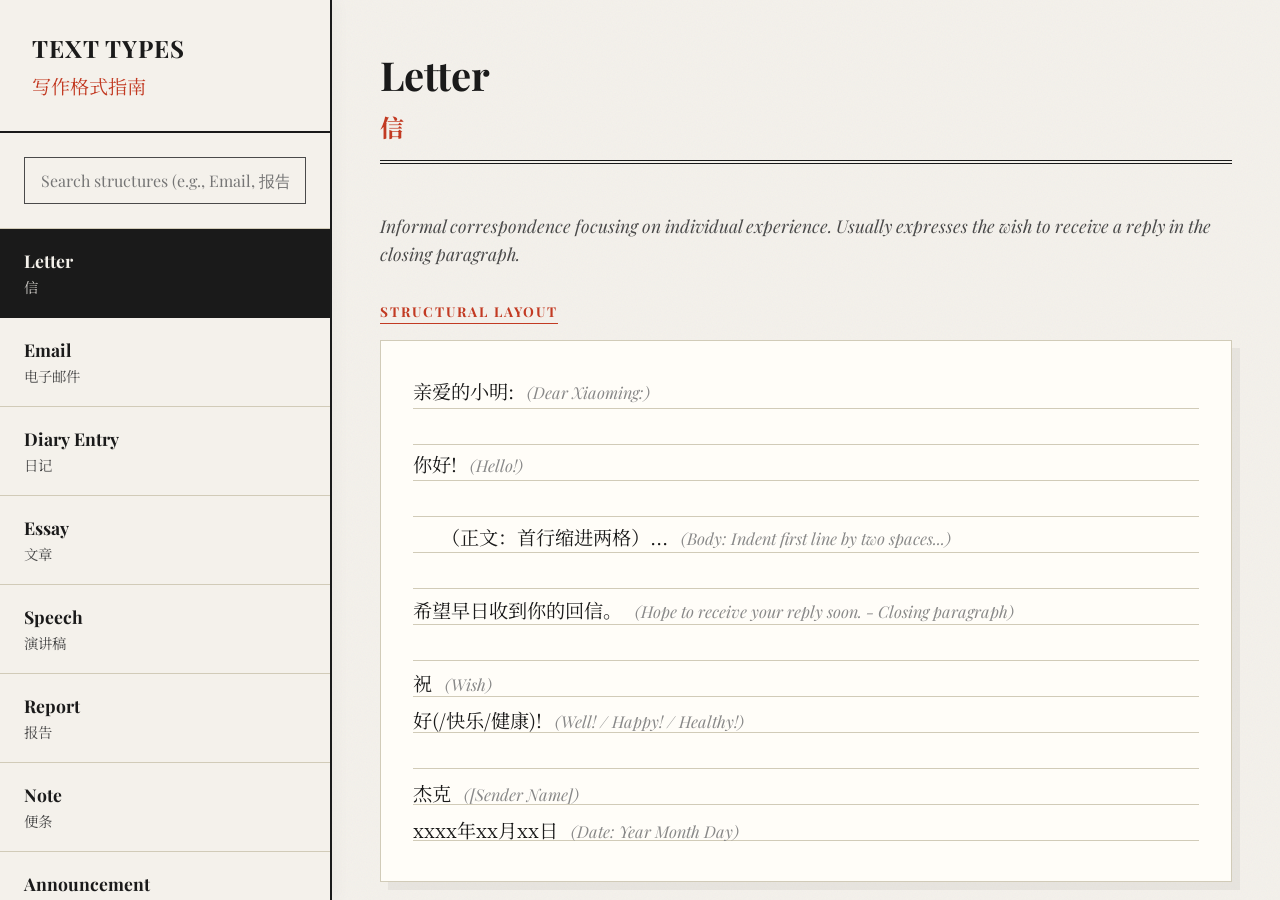
<file: TextTypes.html>
<!DOCTYPE html>
<html lang="en">
<head>
    <meta charset="UTF-8">
    <meta name="viewport" content="width=device-width, initial-scale=1.0">
    <title>Chinese Text Types Reference</title>
    <link href="https://fonts.googleapis.com/css2?family=Noto+Serif+SC:wght@400;700&family=Playfair+Display:ital,wght@0,400;0,700;1,400&display=swap" rel="stylesheet">
    <style>
        :root {
            --bg-color: #f4f1eb;
            --paper-color: #fffdf8;
            --ink-black: #1a1a1a;
            --ink-light: #4a4a4a;
            --vermilion: #c23a22;
            --border-color: #d1cbb8;
            --line-height: 36px;
        }

        * {
            box-sizing: border-box;
            margin: 0;
            padding: 0;
        }

        body {
            font-family: 'Playfair Display', serif;
            background-color: var(--bg-color);
            color: var(--ink-black);
            height: 100vh;
            display: flex;
            overflow: hidden;
            background-image: url("data:image/svg+xml,%3Csvg width='100' height='100' viewBox='0 0 100 100' xmlns='http://www.w3.org/2000/svg'%3E%3Cfilter id='noise'%3E%3CfeTurbulence type='fractalNoise' baseFrequency='0.8' numOctaves='4' stitchTiles='stitch'/%3E%3C/filter%3E%3Crect width='100' height='100' filter='url(%23noise)' opacity='0.05'/%3E%3C/svg%3E");
        }

        /* Sidebar Layout */
        .sidebar {
            width: 350px;
            background-color: var(--bg-color);
            border-right: 2px solid var(--ink-black);
            display: flex;
            flex-direction: column;
            z-index: 10;
            box-shadow: 5px 0 15px rgba(0,0,0,0.03);
        }

        .header {
            padding: 2rem;
            border-bottom: 2px solid var(--ink-black);
        }

        .header h1 {
            font-size: 1.5rem;
            font-weight: 700;
            text-transform: uppercase;
            letter-spacing: 1px;
            margin-bottom: 0.5rem;
        }

        .header p {
            font-family: 'Noto Serif SC', serif;
            font-size: 1.2rem;
            color: var(--vermilion);
        }

        .search-container {
            padding: 1.5rem;
            border-bottom: 1px solid var(--border-color);
        }

        .search-box {
            width: 100%;
            padding: 0.75rem 1rem;
            font-family: inherit;
            font-size: 1rem;
            background: transparent;
            border: 1px solid var(--ink-light);
            border-radius: 0;
            color: var(--ink-black);
            transition: all 0.3s ease;
        }

        .search-box:focus {
            outline: none;
            border-color: var(--vermilion);
            box-shadow: 4px 4px 0px var(--vermilion);
        }

        .nav-list {
            flex-grow: 1;
            overflow-y: auto;
            list-style: none;
        }

        .nav-item {
            padding: 1.25rem 1.5rem;
            border-bottom: 1px solid var(--border-color);
            cursor: pointer;
            transition: all 0.2s ease;
            display: flex;
            flex-direction: column;
            gap: 0.25rem;
        }

        .nav-item:hover {
            background-color: rgba(194, 58, 34, 0.05);
            padding-left: 2rem;
        }

        .nav-item.active {
            background-color: var(--ink-black);
            color: var(--bg-color);
            border-color: var(--ink-black);
        }

        .nav-item.active .zh-title {
            color: var(--bg-color);
            opacity: 0.8;
        }

        .en-title {
            font-weight: 700;
            font-size: 1.1rem;
        }

        .zh-title {
            font-family: 'Noto Serif SC', serif;
            font-size: 0.9rem;
            color: var(--ink-light);
        }

        /* Main Content Area */
        .main-content {
            flex-grow: 1;
            padding: 3rem;
            overflow-y: auto;
            display: flex;
            flex-direction: column;
            align-items: center;
        }

        .manuscript-container {
            width: 100%;
            max-width: 900px;
            display: flex;
            flex-direction: column;
            gap: 2rem;
        }

        .content-header {
            border-bottom: 4px double var(--ink-black);
            padding-bottom: 1rem;
            margin-bottom: 1rem;
        }

        .content-title {
            font-size: 2.5rem;
            margin-bottom: 0.5rem;
        }

        .content-zh-title {
            font-family: 'Noto Serif SC', serif;
            color: var(--vermilion);
            font-size: 1.5rem;
        }

        .description {
            font-style: italic;
            color: var(--ink-light);
            line-height: 1.6;
            font-size: 1.1rem;
        }

        .section-label {
            font-weight: 700;
            text-transform: uppercase;
            letter-spacing: 2px;
            font-size: 0.85rem;
            color: var(--vermilion);
            margin-bottom: 1rem;
            display: inline-block;
            border-bottom: 1px solid var(--vermilion);
            padding-bottom: 0.2rem;
        }

        /* Structure Layout */
        .structure-block {
            background-color: var(--paper-color);
            border: 1px solid var(--border-color);
            padding: 2rem;
            position: relative;
            box-shadow: 8px 8px 0px rgba(0,0,0,0.05);
        }

        .manuscript-paper {
            font-family: 'Noto Serif SC', serif;
            font-size: 1.2rem;
            line-height: var(--line-height);
            white-space: pre-wrap;
            color: var(--ink-black);
            /* Simulating lined paper */
            background: repeating-linear-gradient(
                transparent,
                transparent calc(var(--line-height) - 1px),
                var(--border-color) calc(var(--line-height) - 1px),
                var(--border-color) var(--line-height)
            );
            background-attachment: local;
        }

        /* Translation Styling */
        .translation {
            color: #888888;
            font-family: 'Playfair Display', serif;
            font-size: 0.85em;
            font-style: italic;
            margin-left: 0.5rem;
            user-select: none; /* Prevents selecting the translation when copying the Chinese text */
        }

        /* Keywords Layout */
        .keywords-grid {
            display: flex;
            flex-wrap: wrap;
            gap: 1rem;
        }

        .keyword-tag {
            border: 1px solid var(--ink-black);
            padding: 0.5rem 1rem;
            font-family: 'Noto Serif SC', serif;
            font-size: 1.1rem;
            background: transparent;
            transition: all 0.3s;
            display: flex;
            align-items: center;
            gap: 0.5rem;
        }
        
        .keyword-tag:hover {
            background: var(--ink-black);
            color: var(--bg-color);
        }

        .keyword-translation {
            font-family: 'Playfair Display', serif;
            font-size: 0.9rem;
            opacity: 0.7;
            font-style: italic;
        }

        /* Custom Scrollbar */
        ::-webkit-scrollbar {
            width: 8px;
        }
        ::-webkit-scrollbar-track {
            background: var(--bg-color);
        }
        ::-webkit-scrollbar-thumb {
            background: var(--border-color);
        }
        ::-webkit-scrollbar-thumb:hover {
            background: var(--ink-light);
        }

    </style>
</head>
<body>

    <aside class="sidebar">
        <div class="header">
            <h1>Text Types</h1>
            <p>写作格式指南</p>
        </div>
        <div class="search-container">
            <input type="text" id="searchInput" class="search-box" placeholder="Search structures (e.g., Email, 报告)...">
        </div>
        <ul class="nav-list" id="navList">
            </ul>
    </aside>

    <main class="main-content">
        <div class="manuscript-container">
            <div class="content-header">
                <h2 class="content-title" id="displayEnTitle">Select a Text Type</h2>
                <h3 class="content-zh-title" id="displayZhTitle">请选择文章类型</h3>
            </div>
            
            <p class="description" id="displayDesc">Use the search bar or the list on the left to explore formatting conventions.</p>

            <div id="contentBody" style="display: none; width: 100%; flex-direction: column; gap: 2rem;">
                <div>
                    <div class="section-label">Structural Layout</div>
                    <div class="structure-block">
                        <div class="manuscript-paper" id="displayStructure"></div>
                    </div>
                </div>

                <div>
                    <div class="section-label">Essential Keywords & Phrases</div>
                    <div class="keywords-grid" id="displayKeywords">
                        </div>
                </div>
            </div>
        </div>
    </main>

    <script>
        // Data populated with inline HTML spans for greyed-out translations
        const textTypesData = [
            {
                id: 'letter',
                enTitle: 'Letter',
                zhTitle: '信',
                description: 'Informal correspondence focusing on individual experience. Usually expresses the wish to receive a reply in the closing paragraph.',
                structure: '亲爱的小明: <span class="translation">(Dear Xiaoming:)</span>\n\n你好! <span class="translation">(Hello!)</span>\n\n　　（正文：首行缩进两格）... <span class="translation">(Body: Indent first line by two spaces...)</span>\n\n希望早日收到你的回信。 <span class="translation">(Hope to receive your reply soon. - Closing paragraph)</span>\n\n祝 <span class="translation">(Wish)</span>\n好(/快乐/健康)! <span class="translation">(Well! / Happy! / Healthy!)</span>\n\n杰克 <span class="translation">([Sender Name])</span>\nxxxx年xx月xx日 <span class="translation">(Date: Year Month Day)</span>',
                keywords: [
                    { zh: '亲爱的...', en: 'Dear...' },
                    { zh: '回信', en: 'Reply' },
                    { zh: '祝好 / 健康！', en: 'Wish you well / health!' }
                ]
            },
            {
                id: 'email',
                enTitle: 'Email',
                zhTitle: '电子邮件',
                description: 'Electronic correspondence that requires specific headers including sender, recipient, subject, and date.',
                structure: '寄件人: 汪小春@hotmail.com <span class="translation">(Sender:...)</span>\n收件人: 李大伟@gmail.com <span class="translation">(Recipient:...)</span>\n主题: 话剧《西游记》 <span class="translation">(Subject: Drama "Journey to the West")</span>\n日期: 二零一二年九月十日 <span class="translation">(Date: September 10, 2012)</span>\n\n亲爱的大伟: <span class="translation">(Dear Dawei:)</span>\n\n你最近好吗? <span class="translation">(How have you been recently?)</span>\n\n　　（正文）... <span class="translation">(Body...)</span>\n\n希望你能来! <span class="translation">(Hope you can come!)</span>\n\n汪小春 <span class="translation">([Sender Name])</span>',
                keywords: [
                    { zh: '寄件人 / 收件人', en: 'Sender / Recipient' },
                    { zh: '主题 / 日期', en: 'Subject / Date' },
                    { zh: '你最近好吗？', en: 'How have you been recently?' }
                ]
            },
            {
                id: 'diary',
                enTitle: 'Diary Entry',
                zhTitle: '日记',
                description: 'A deeply personal text recounting daily events. The top line must include the date, day of the week, and weather.',
                structure: '十一月二十七日  星期三  晴 <span class="translation">(November 27th | Wednesday | Sunny)</span>\n\n　　今天是我的生日... <span class="translation">(Today is my birthday... - Indent first line by two spaces, use first-person)</span>\n　　...',
                keywords: [
                    { zh: '晴 / 阴 / 雨', en: 'Sunny / Overcast / Rain (Weather)' },
                    { zh: '星期...', en: 'Day of the week' },
                    { zh: '今天', en: 'Today' }
                ]
            },
            {
                id: 'essay',
                enTitle: 'Essay',
                zhTitle: '文章',
                description: 'Standard multi-paragraph text focusing on informing or describing a subject, such as a person or an event.',
                structure: '（标题 - 可选）我的妈妈 <span class="translation">(Title - Optional: My Mother)</span>\n\n　　我的妈妈叫玛丽,她今年四十五岁。她长得很漂亮... <span class="translation">(My mother is named Mary, she is 45 years old. She is very beautiful... - Introduction)</span>\n\n　　妈妈最近喜欢写博客... <span class="translation">(Mother recently likes writing a blog... - Body paragraph 1)</span>\n\n　　妈妈是个很热情的人... <span class="translation">(Mother is a very enthusiastic person... - Body paragraph 2)</span>\n\n　　我爱我的妈妈,我觉得她是个很不错的人。 <span class="translation">(I love my mother, I think she is a very nice person. - Conclusion)</span>',
                keywords: [
                    { zh: '最近', en: 'Recently' },
                    { zh: '我觉得', en: 'I think / I feel' },
                    { zh: '因为', en: 'Because' }
                ]
            },
            {
                id: 'speech',
                enTitle: 'Speech',
                zhTitle: '演讲稿',
                description: 'Persuasive text relying on a clear opening greeting to the audience and a concluding thank-you.',
                structure: '老师们、同学们: <span class="translation">(Teachers, Students:)</span>\n大家好! <span class="translation">(Hello everyone!)</span>\n\n　　我们在日常生活中就可以... <span class="translation">(In our daily lives we can... - Arguments/Points)</span>\n\n　　同学们,如果我们现在不... <span class="translation">(Students, if we do not currently... - Call to Action)</span>\n谢谢大家! <span class="translation">(Thank you all!)</span>',
                keywords: [
                    { zh: '老师们、同学们...', en: 'Teachers, Students...' },
                    { zh: '大家好！', en: 'Hello everyone!' },
                    { zh: '谢谢大家！', en: 'Thank you all!' }
                ]
            },
            {
                id: 'report',
                enTitle: 'Report',
                zhTitle: '报告',
                description: 'A formal text addressed to an authority figure, stating a clear situation or problem. Must include contact information if requesting a follow-up.',
                structure: '尊敬的警察先生: <span class="translation">(Respected Mr. Policeman:)</span>\n\n　　我是一个到苏州来旅游的英国人... <span class="translation">(I am a British tourist in Suzhou... - State facts clearly)</span>\n\n　　如果有人捡到,请联系我。我的电话是... 非常感谢! <span class="translation">(If anyone finds it, please contact me. My phone number is... Thank you very much!)</span>\n\nJames Thomas <span class="translation">([Your Name])</span>\n四月二十日 <span class="translation">([Date])</span>',
                keywords: [
                    { zh: '尊敬的...', en: 'Respected...' },
                    { zh: '请联系我', en: 'Please contact me' },
                    { zh: '非常感谢', en: 'Thank you very much' }
                ]
            },
            {
                id: 'note',
                enTitle: 'Note',
                zhTitle: '便条',
                description: 'Used for brief communicative acts. Structure is minimal, requiring only the recipient, core message, sender, and date.',
                structure: '李老师: <span class="translation">(Teacher Li:)</span>\n\n　　你好!今天下午... <span class="translation">(Hello! This afternoon... - Core message)</span>\n\n王太太 <span class="translation">(Mrs. Wang - Sender)</span>\n七月二十六日 <span class="translation">(July 26th - Date)</span>',
                keywords: [
                    { zh: '你好！', en: 'Hello!' },
                    { zh: '请假', en: 'Ask for leave' },
                    { zh: '谢谢！', en: 'Thank you!' }
                ]
            },
            {
                id: 'announcement',
                enTitle: 'Announcement',
                zhTitle: '通知',
                description: 'Used to inform a group about an event or policy. Must include specific details like time, location, participants, and fees.',
                structure: '（标题：居中）书法班招生 <span class="translation">(Title: Calligraphy Class Enrollment)</span>\n\n　　为了让同学们学习中国字... <span class="translation">(In order to let students learn Chinese characters... - Purpose)</span>\n\n活动时间: 每周三下午三点半 <span class="translation">(Activity Time: Every Wednesday 3:30 PM)</span>\n活动地点: 中文教室 <span class="translation">(Activity Location: Chinese Classroom)</span>\n参加学生: 六到十年级学生 <span class="translation">(Participants: Grade 6 to 10 students)</span>\n费用: 一百元 <span class="translation">(Fee: 100 Yuan)</span>\n\n有兴趣的同学,请找王老师报名。 <span class="translation">(Interested students, please contact Teacher Wang to register.)</span>\n\n中文办公室 <span class="translation">(Chinese Office - Organizer)</span>\n八月二十八日 <span class="translation">(August 28th - Date)</span>',
                keywords: [
                    { zh: '活动时间 / 地点', en: 'Activity Time / Location' },
                    { zh: '报名', en: 'Sign up / Register' },
                    { zh: '费用', en: 'Fee / Cost' }
                ]
            },
            {
                id: 'poster',
                enTitle: 'Poster',
                zhTitle: '海报',
                description: 'Visually engaging format used for public education or promotion. Uses bullet points and impactful headings.',
                structure: '（大标题）怎样爱护牙齿: <span class="translation">(Headline: How to care for your teeth:)</span>\n\n爱护牙齿,从今天做起 <span class="translation">(Care for your teeth, starting today - Subtitle/Slogan)</span>\n\n★ 少吃零食,如:蛋糕、巧克力等 <span class="translation">(★ Eat fewer snacks, such as: cakes, chocolates, etc.)</span>\n★ 早晚刷牙 <span class="translation">(★ Brush teeth morning and night)</span>\n★ 注意饮食 <span class="translation">(★ Pay attention to diet)</span>\n★ 每年都去看牙医 <span class="translation">(★ Go to the dentist every year)</span>\n\n口腔健康教育热线 44559291 <span class="translation">(Oral Health Education Hotline: 44559291 - Contact info)</span>',
                keywords: [
                    { zh: '★', en: 'Bullet points' },
                    { zh: '从今天做起', en: 'Starting today' },
                    { zh: '热线', en: 'Hotline' }
                ]
            },
            {
                id: 'advertisement',
                enTitle: 'Advertisement',
                zhTitle: '广告',
                description: 'Used to sell goods or services. Highlights the items, prices, and contact information clearly.',
                structure: '（标题）二手书广告 <span class="translation">(Title: Second-hand Book Advertisement)</span>\n\n　　我有很多中文书,包括小说、杂志... <span class="translation">(I have many Chinese books, including novels, magazines... - Description of items)</span>\n　　现在我要搬家了,每件二手物品都卖三元。 <span class="translation">(Now I am moving, every second-hand item is sold for three yuan. - Reason and Price)</span>\n　　如果你有兴趣,可以和我联系。 <span class="translation">(If you are interested, you can contact me. - Call to action)</span>\n\n联系人: 李小明 <span class="translation">(Contact Person: Li Xiaoming)</span>\n电话: 45889034 <span class="translation">(Phone: 45889034)</span>',
                keywords: [
                    { zh: '二手', en: 'Second-hand' },
                    { zh: '有兴趣', en: 'Interested' },
                    { zh: '联系人 / 电话', en: 'Contact Person / Phone' }
                ]
            },
            {
                id: 'postcard',
                enTitle: 'Postcard',
                zhTitle: '明信片',
                description: 'A condensed informal letter focusing on a single location/event. Layout requires a simulated address block with zip codes and recipient/sender markers like (收) and (寄).',
                structure: '小花: <span class="translation">(Xiaohua: - Recipient)</span>\n\n你好!我们一家现在在海南度假... <span class="translation">(Hello! Our family is vacationing in Hainan...)</span>\n希望早日见到你。 <span class="translation">(Hope to see you soon.)</span>\n\n小明 <span class="translation">(Xiaoming)</span>\n八月五日 <span class="translation">(August 5th)</span>\n\n                          100039 <span class="translation">([Recipient Zip Code])</span>\n                          北京太平路二十二号三号楼三零三室 <span class="translation">([Recipient Address])</span>\n                          李小花 (收) <span class="translation">(Li Xiaohua [To Receive])</span>\n\n                          海南 王小明 (寄) <span class="translation">(Hainan, Wang Xiaoming [Sender])</span>\n                          570001 <span class="translation">([Sender Zip Code])</span>',
                keywords: [
                    { zh: '(收) / (寄)', en: '(Receive) / (Send)' },
                    { zh: '度假', en: 'Vacation' },
                    { zh: '希望早日见到你', en: 'Hope to see you soon' }
                ]
            }
        ];

        const searchInput = document.getElementById('searchInput');
        const navList = document.getElementById('navList');
        const contentBody = document.getElementById('contentBody');
        const displayEnTitle = document.getElementById('displayEnTitle');
        const displayZhTitle = document.getElementById('displayZhTitle');
        const displayDesc = document.getElementById('displayDesc');
        const displayStructure = document.getElementById('displayStructure');
        const displayKeywords = document.getElementById('displayKeywords');

        function renderList(filter = '') {
            navList.innerHTML = '';
            const lowerFilter = filter.toLowerCase();
            
            textTypesData.forEach((item, index) => {
                if (item.enTitle.toLowerCase().includes(lowerFilter) || 
                    item.zhTitle.includes(lowerFilter)) {
                    
                    const li = document.createElement('li');
                    li.className = 'nav-item';
                    li.innerHTML = `
                        <span class="en-title">${item.enTitle}</span>
                        <span class="zh-title">${item.zhTitle}</span>
                    `;
                    
                    li.addEventListener('click', () => {
                        document.querySelectorAll('.nav-item').forEach(el => el.classList.remove('active'));
                        li.classList.add('active');
                        loadContent(item);
                    });

                    navList.appendChild(li);

                    // Auto-load first item on initial render
                    if (index === 0 && filter === '') {
                        li.click();
                    }
                }
            });
        }

        function loadContent(data) {
            contentBody.style.display = 'flex';
            displayEnTitle.textContent = data.enTitle;
            displayZhTitle.textContent = data.zhTitle;
            displayDesc.textContent = data.description;
            
            // Changed from textContent to innerHTML so the <span> tags render correctly
            displayStructure.innerHTML = data.structure;
            
            displayKeywords.innerHTML = data.keywords.map(kw => `
                <div class="keyword-tag">
                    <span>${kw.zh}</span>
                    <span class="keyword-translation">${kw.en}</span>
                </div>
            `).join('');
        }

        searchInput.addEventListener('input', (e) => {
            renderList(e.target.value);
        });

        // Initialize
        renderList();
    </script>
</body>
</html>
</file>
